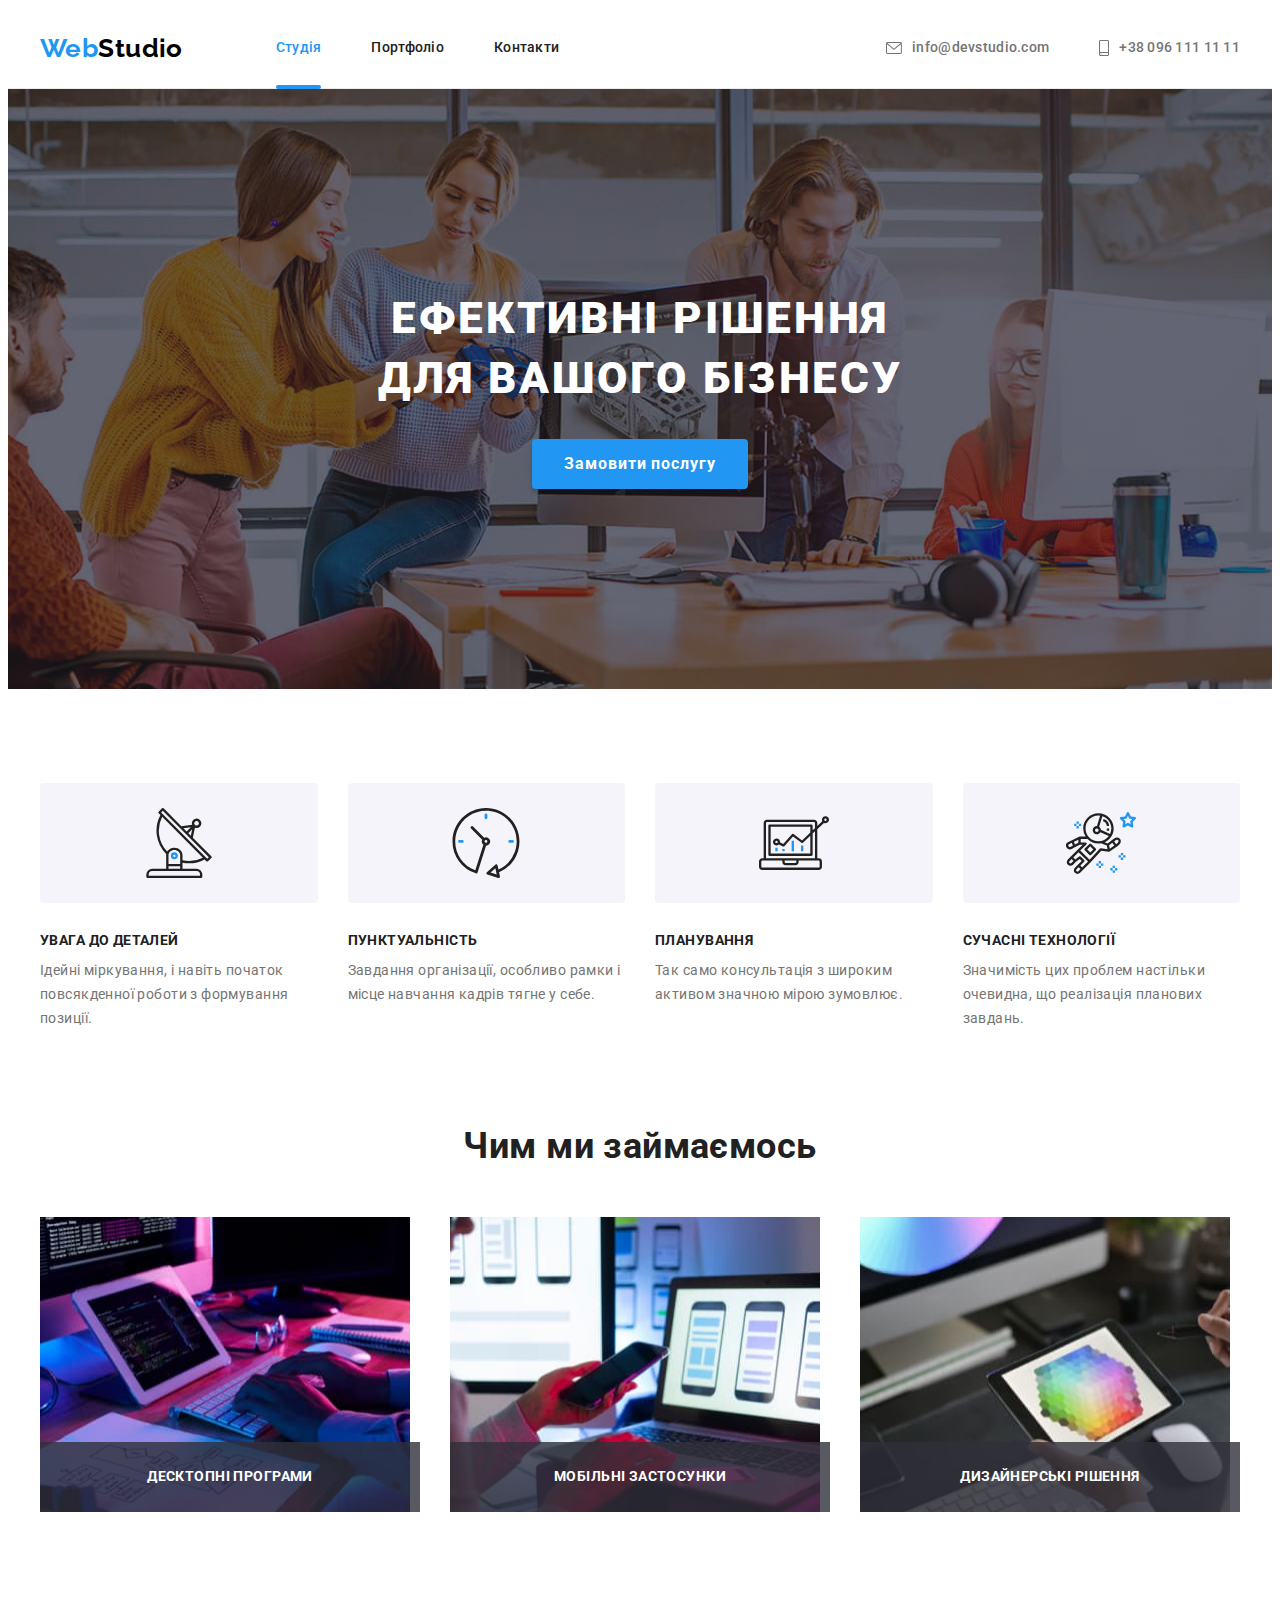
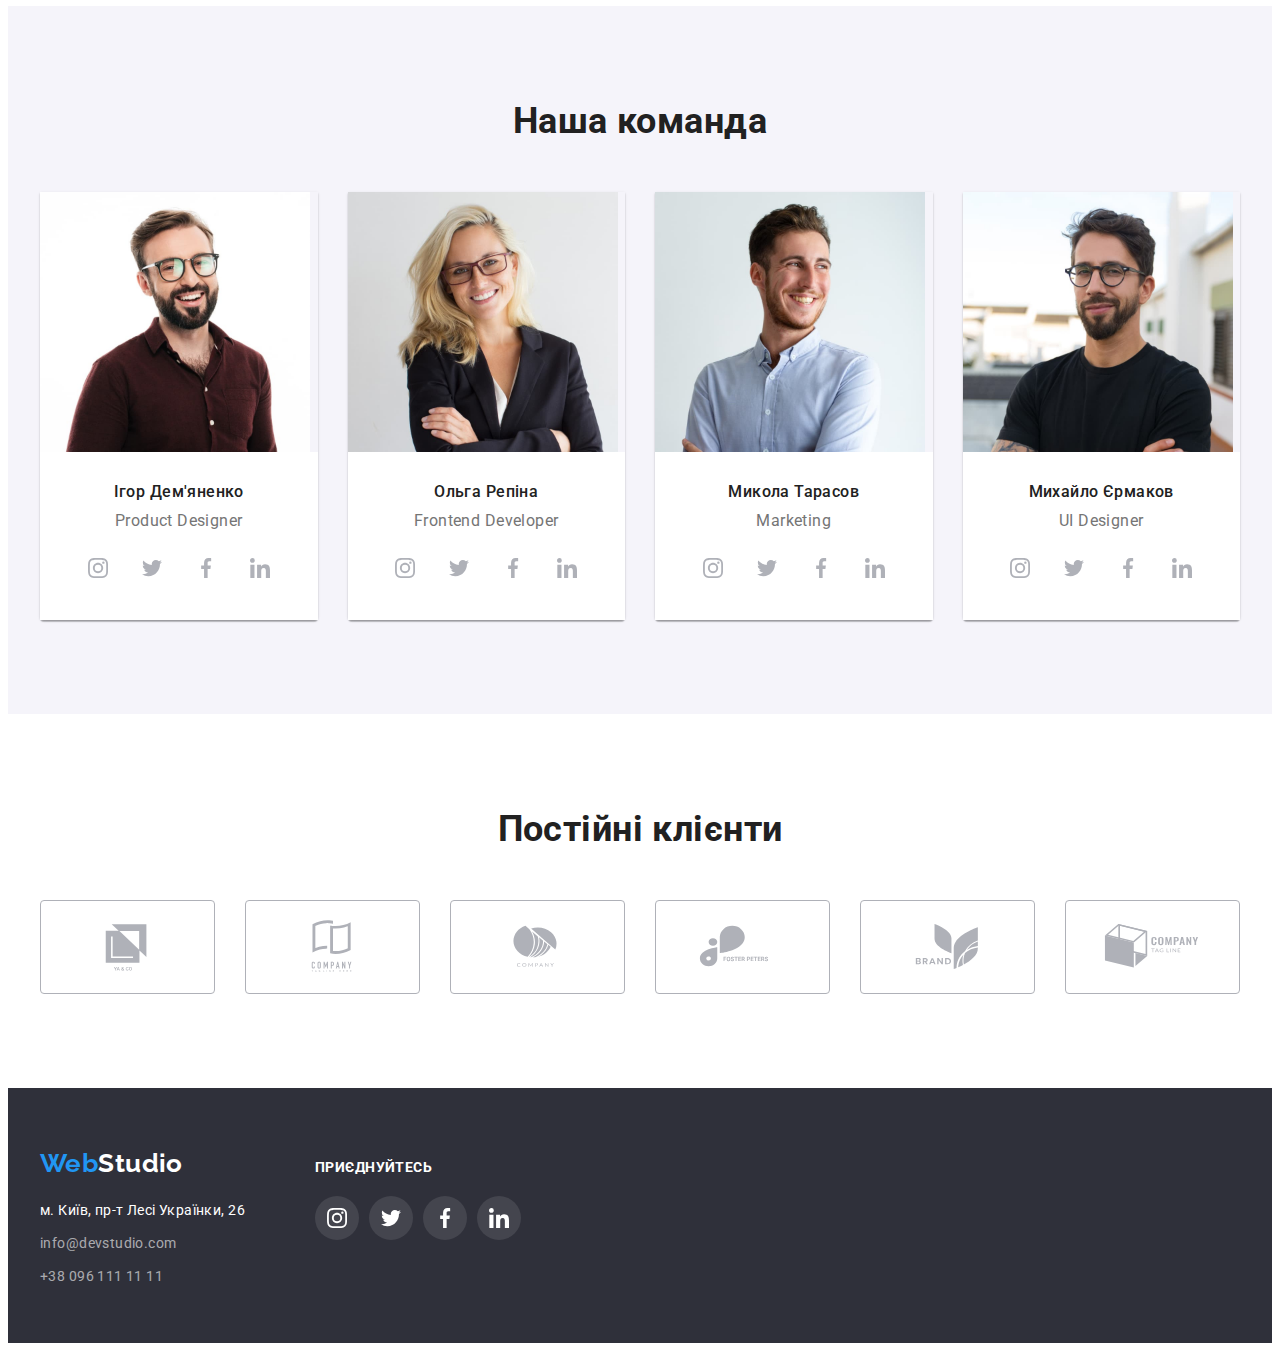
<file: index.html>
<!DOCTYPE html>
<html lang="uk">
  <head>
    <meta charset="UTF-8" />
    <meta http-equiv="X-UA-Compatible" content="IE=edge" />
    <meta name="viewport" content="width=device-width, initial-scale=1.0" />
    <title>WebStudio</title>
    <link rel="preconnect" href="https://fonts.googleapis.com" />
    <link rel="preconnect" href="https://fonts.gstatic.com" crossorigin />
    <link
      href="https://fonts.googleapis.com/css2?family=Raleway:wght@700&family=Roboto:wght@400;500;700;900&display=swap"
      rel="stylesheet"
    />
    <link
      rel="stylesheet"
      href="https://cdnjs.cloudflare.com/ajax/libs/modern-normalize/1.1.0/modern-normalize.min.css"
      integrity="sha512-wpPYUAdjBVSE4KJnH1VR1HeZfpl1ub8YT/NKx4PuQ5NmX2tKuGu6U/JRp5y+Y8XG2tV+wKQpNHVUX03MfMFn9Q=="
      crossorigin="anonymous"
      referrerpolicy="no-referrer"
    />
    <link rel="stylesheet" href="css/styles.css" />
  </head>

  <body data-page>
    <header class="header">
      <div class="header-container container">
        <a class="logo link" href="./index.html"
          >Web<span class="header-logo">Studio</span></a
        >
        <nav>
          <ul class="nav-list list">
            <li class="current-item">
              <a class="current-page header-link link" href="./index.html"
                >Cтудія</a
              >
            </li>
            <li>
              <a class="header-link link" href="./portfolio.html">Портфоліо</a>
            </li>
            <li>
              <a class="header-link link" href="#address">Контакти</a>
            </li>
          </ul>
        </nav>
        <ul class="contact-list list">
          <li>
            <a class="header-link link" href="mailto:info@devstudio.com"
              ><svg class="contact-icon" width="16" height="12">
                <use href="./images/icons.svg#envelope"></use>
              </svg>
              info@devstudio.com</a
            >
          </li>
          <li>
            <a class="header-link link" href="tel:+380961111111"
              ><svg class="contact-icon" width="10" height="16">
                <use href="./images/icons.svg#smartphone"></use>
              </svg>
              +38 096 111 11 11</a
            >
          </li>
        </ul>
      </div>
    </header>
    <main>
      <section class="hero">
        <div class="hero-container container">
          <h1 class="hero-title">Ефективні рішення для вашого бізнесу</h1>
          <button class="hero-btn" type="button" data-modal-open>
            Замовити послугу
          </button>
        </div>
      </section>
      <section class="advantages section">
        <div class="container">
          <h2 class="hiden-title">Наші переваги</h2>
          <ul class="advantages-list flex-list list">
            <li class="flex-item">
              <div class="icon-box">
                <svg class="advantages-icon" width="70" height="70">
                  <use
                    href="./images/icons.svg#antenna"
                    width="70"
                    height="70"
                  ></use>
                </svg>
              </div>
              <h3 class="advantages-subtitle">Увага до деталей</h3>
              <p class="advantages-text">
                Ідейні міркування, і навіть початок повсякденної роботи з
                формування позиції.
              </p>
            </li>
            <li class="flex-item">
              <div class="icon-box">
                <svg class="advantages-icon" width="70" height="70">
                  <use href="./images/icons.svg#clock"></use>
                </svg>
              </div>
              <h3 class="advantages-subtitle">Пунктуальність</h3>
              <p class="advantages-text">
                Завдання організації, особливо рамки і місце навчання кадрів
                тягне у себе.
              </p>
            </li>
            <li class="flex-item">
              <div class="icon-box">
                <svg class="advantages-icon" width="70" height="70">
                  <use
                    href="./images/icons.svg#diagram"
                    width="70"
                    height="70"
                  ></use>
                </svg>
              </div>
              <h3 class="advantages-subtitle">Планування</h3>
              <p class="advantages-text">
                Так само консультація з широким активом значною мірою зумовлює.
              </p>
            </li>
            <li class="flex-item">
              <div class="icon-box">
                <svg class="advantages-icon" width="70" height="70">
                  <use
                    href="./images/icons.svg#astronaut"
                    width="70"
                    height="70"
                  ></use>
                </svg>
              </div>
              <h3 class="advantages-subtitle">Сучасні технології</h3>
              <p class="advantages-text">
                Значимість цих проблем настільки очевидна, що реалізація
                планових завдань.
              </p>
            </li>
          </ul>
        </div>
      </section>
      <section class="our-work section">
        <div class="container">
          <h2 class="work-title title">Чим ми займаємось</h2>
          <ul class="work-list flex-list list">
            <li class="flex-item work-item">
              <img
                src="./images/img1.jpg"
                alt="Написання коду сайту"
                width="370"
                height="295"
              />
              <p class="work-txt">Десктопні програми</p>
            </li>
            <li class="flex-item work-item">
              <img
                src="./images/img2.jpg"
                alt="Розробка зовнішнього вигляду сайту"
                width="370"
                height="295"
              />
              <p class="work-txt">Мобільні застосунки</p>
            </li>
            <li class="flex-item work-item">
              <img
                src="./images/img3.jpg"
                alt="Підбір кольоровой палітри сайту"
                width="370"
                height="295"
              />
              <p class="work-txt">Дизайнерські рішення</p>
            </li>
          </ul>
        </div>
      </section>
      <section class="our-team section">
        <div class="container">
          <h2 class="team-title title">Наша команда</h2>
          <ul class="flex-list list">
            <li class="card-item flex-item">
              <img
                src="./images/ihor.jpg"
                alt="Ігор Дем'яненко"
                width="270"
                height="260"
              />
              <div class="team-wrapper">
                <h3 class="team-subtitle">Ігор Дем'яненко</h3>
                <p class="team-text" lang="en">Product Designer</p>
                <ul class="social-list list">
                  <li class="social-item">
                    <a class="social-link link" href="" aria-label="Instagram">
                      <svg class="social-icon" width="20" height="20">
                        <use href="./images/icons.svg#instagram"></use>
                      </svg>
                    </a>
                  </li>
                  <li class="social-item">
                    <a class="social-link link" href="" aria-label="Twitter">
                      <svg class="social-icon" width="20" height="20">
                        <use href="./images/icons.svg#twitter"></use>
                      </svg>
                    </a>
                  </li>
                  <li class="social-item">
                    <a class="social-link link" href="" aria-label="Facebook">
                      <svg class="social-icon" width="20" height="20">
                        <use href="./images/icons.svg#facebook"></use>
                      </svg>
                    </a>
                  </li>
                  <li class="social-item">
                    <a class="social-link link" href="" aria-label="Linkedin">
                      <svg class="social-icon" width="20" height="20">
                        <use href="./images/icons.svg#linkedin"></use>
                      </svg>
                    </a>
                  </li>
                </ul>
              </div>
            </li>
            <li class="card-item flex-item">
              <img
                src="./images/olha.jpg"
                alt="Ольга Репіна"
                width="270"
                height="260"
              />
              <div class="team-wrapper">
                <h3 class="team-subtitle">Ольга Репіна</h3>
                <p class="team-text" lang="en">Frontend Developer</p>
                <ul class="social-list list">
                  <li class="social-item">
                    <a class="social-link link" href="" aria-label="Instagram">
                      <svg class="social-icon" width="20" height="20">
                        <use href="./images/icons.svg#instagram"></use>
                      </svg>
                    </a>
                  </li>
                  <li class="social-item">
                    <a class="social-link link" href="" aria-label="Twitter">
                      <svg class="social-icon" width="20" height="20">
                        <use href="./images/icons.svg#twitter"></use>
                      </svg>
                    </a>
                  </li>
                  <li class="social-item">
                    <a class="social-link link" href="" aria-label="Facebook">
                      <svg class="social-icon" width="20" height="20">
                        <use href="./images/icons.svg#facebook"></use>
                      </svg>
                    </a>
                  </li>
                  <li class="social-item">
                    <a class="social-link link" href="" aria-label="Linkedin">
                      <svg class="social-icon" width="20" height="20">
                        <use href="./images/icons.svg#linkedin"></use>
                      </svg>
                    </a>
                  </li>
                </ul>
              </div>
            </li>
            <li class="card-item flex-item">
              <img
                src="./images/mykola.jpg"
                alt="Микола Тарасов"
                width="270"
                height="260"
              />
              <div class="team-wrapper">
                <h3 class="team-subtitle">Микола Тарасов</h3>
                <p class="team-text" lang="en">Marketing</p>
                <ul class="social-list list">
                  <li class="social-item">
                    <a class="social-link link" href="" aria-label="Instagram">
                      <svg class="social-icon" width="20" height="20">
                        <use href="./images/icons.svg#instagram"></use>
                      </svg>
                    </a>
                  </li>
                  <li class="social-item">
                    <a class="social-link link" href="" aria-label="Twitter">
                      <svg class="social-icon" width="20" height="20">
                        <use href="./images/icons.svg#twitter"></use>
                      </svg>
                    </a>
                  </li>
                  <li class="social-item">
                    <a class="social-link link" href="" aria-label="Facebook">
                      <svg class="social-icon" width="20" height="20">
                        <use href="./images/icons.svg#facebook"></use>
                      </svg>
                    </a>
                  </li>
                  <li class="social-item">
                    <a class="social-link link" href="" aria-label="Linkedin">
                      <svg class="social-icon" width="20" height="20">
                        <use href="./images/icons.svg#linkedin"></use>
                      </svg>
                    </a>
                  </li>
                </ul>
              </div>
            </li>
            <li class="card-item flex-item">
              <img
                src="./images/mykhailo.jpg"
                alt="Михайло Єрмаков"
                width="270"
                height="260"
              />
              <div class="team-wrapper">
                <h3 class="team-subtitle">Михайло Єрмаков</h3>
                <p class="team-text" lang="en">UI Designer</p>
                <ul class="social-list list">
                  <li class="social-item">
                    <a class="social-link link" href="" aria-label="Instagram">
                      <svg class="social-icon" width="20" height="20">
                        <use href="./images/icons.svg#instagram"></use>
                      </svg>
                    </a>
                  </li>
                  <li class="social-item">
                    <a class="social-link link" href="" aria-label="Twitter">
                      <svg class="social-icon" width="20" height="20">
                        <use href="./images/icons.svg#twitter"></use>
                      </svg>
                    </a>
                  </li>
                  <li class="social-item">
                    <a class="social-link link" href="" aria-label="Facebook">
                      <svg class="social-icon" width="20" height="20">
                        <use href="./images/icons.svg#facebook"></use>
                      </svg>
                    </a>
                  </li>
                  <li class="social-item">
                    <a class="social-link link" href="" aria-label="Linkedin">
                      <svg class="social-icon" width="20" height="20">
                        <use href="./images/icons.svg#linkedin"></use>
                      </svg>
                    </a>
                  </li>
                </ul>
              </div>
            </li>
          </ul>
        </div>
      </section>
      <section class="clients section">
        <div class="container">
          <h2 class="title">Постійні клієнти</h2>
          <ul class="flex-list list">
            <li class="flex-item">
              <a href="" class="clients-link link" aria-label="YA & CO">
                <svg class="clients-icon" width="106" height="60">
                  <use href="./images/icons.svg#logo"></use>
                </svg>
              </a>
            </li>
            <li class="flex-item">
              <a
                href=""
                class="clients-link link"
                aria-label="Company Tagline Here"
              >
                <svg class="clients-icon" width="106" height="60">
                  <use href="./images/icons.svg#logo-1"></use>
                </svg>
              </a>
            </li>
            <li class="flex-item">
              <a href="" class="clients-link link" aria-label="Company">
                <svg class="clients-icon" width="106" height="60">
                  <use href="./images/icons.svg#logo-2"></use>
                </svg>
              </a>
            </li>
            <li class="flex-item">
              <a href="" class="clients-link link" aria-label="FOSTER PETERS">
                <svg class="clients-icon" width="106" height="60">
                  <use href="./images/icons.svg#logo-3"></use>
                </svg>
              </a>
            </li>
            <li class="flex-item">
              <a href="" class="clients-link link" aria-label="Brand">
                <svg class="clients-icon" width="106" height="60">
                  <use href="./images/icons.svg#logo-4"></use>
                </svg>
              </a>
            </li>
            <li class="flex-item">
              <a
                href=""
                class="clients-link link"
                aria-label="Company Tag Line"
              >
                <svg class="clients-icon" width="106" height="60">
                  <use href="./images/icons.svg#logo-5"></use>
                </svg>
              </a>
            </li>
          </ul>
        </div>
      </section>
    </main>
    <footer class="footer">
      <div class="container">
        <div class="footer-group">
          <div>
            <a class="logo link" href="./index.html"
              >Web<span class="footer-logo">Studio</span></a
            >
            <address class="address" id="address">
              <ul class="list">
                <li class="footer-item">
                  <a
                    class="address-street link"
                    href="https://goo.gl/maps/yVWfpNULPEzSVUcbA"
                    >м. Київ, пр-т Лесі Українки, 26</a
                  >
                </li>
                <li class="footer-item">
                  <a
                    class="address-contacts link"
                    href="mailto:info@devstudio.com"
                    >info@devstudio.com</a
                  >
                </li>
                <li class="footer-item">
                  <a class="address-contacts link" href="tel:+380961111111"
                    >+38 096 111 11 11</a
                  >
                </li>
              </ul>
            </address>
          </div>
          <div class="footer-social">
            <p class="social-title">Приєднуйтесь</p>
            <ul class="social-list list">
              <li class="social-item">
                <a class="social-link link" href="" aria-label="Instagram">
                  <svg class="social-icon" width="20" height="20">
                    <use href="./images/icons.svg#instagram"></use>
                  </svg>
                </a>
              </li>
              <li class="social-item">
                <a class="social-link link" href="" aria-label="Twitter">
                  <svg class="social-icon" width="20" height="20">
                    <use href="./images/icons.svg#twitter"></use>
                  </svg>
                </a>
              </li>
              <li class="social-item">
                <a class="social-link link" href="" aria-label="Facebook">
                  <svg class="social-icon" width="20" height="20">
                    <use href="./images/icons.svg#facebook"></use>
                  </svg>
                </a>
              </li>
              <li class="social-item">
                <a class="social-link link" href="" aria-label="Linkedin">
                  <svg class="social-icon" width="20" height="20">
                    <use href="./images/icons.svg#linkedin"></use>
                  </svg>
                </a>
              </li>
            </ul>
          </div>
        </div>
      </div>
    </footer>

    <div class="backdrop is-hidden" data-modal>
      <div class="modal">
        <button class="modal-btn" data-modal-close>
          <svg class="modal-btn-icon" width="18" height="18">
            <use href="./images/icons.svg#icon-close"></use>
          </svg>
        </button>
      </div>
    </div>

    <!-- <script src="./js/header-scroll.js"></script> -->
    <script src="./js/modal.js"></script>
  </body>
</html>
</file>
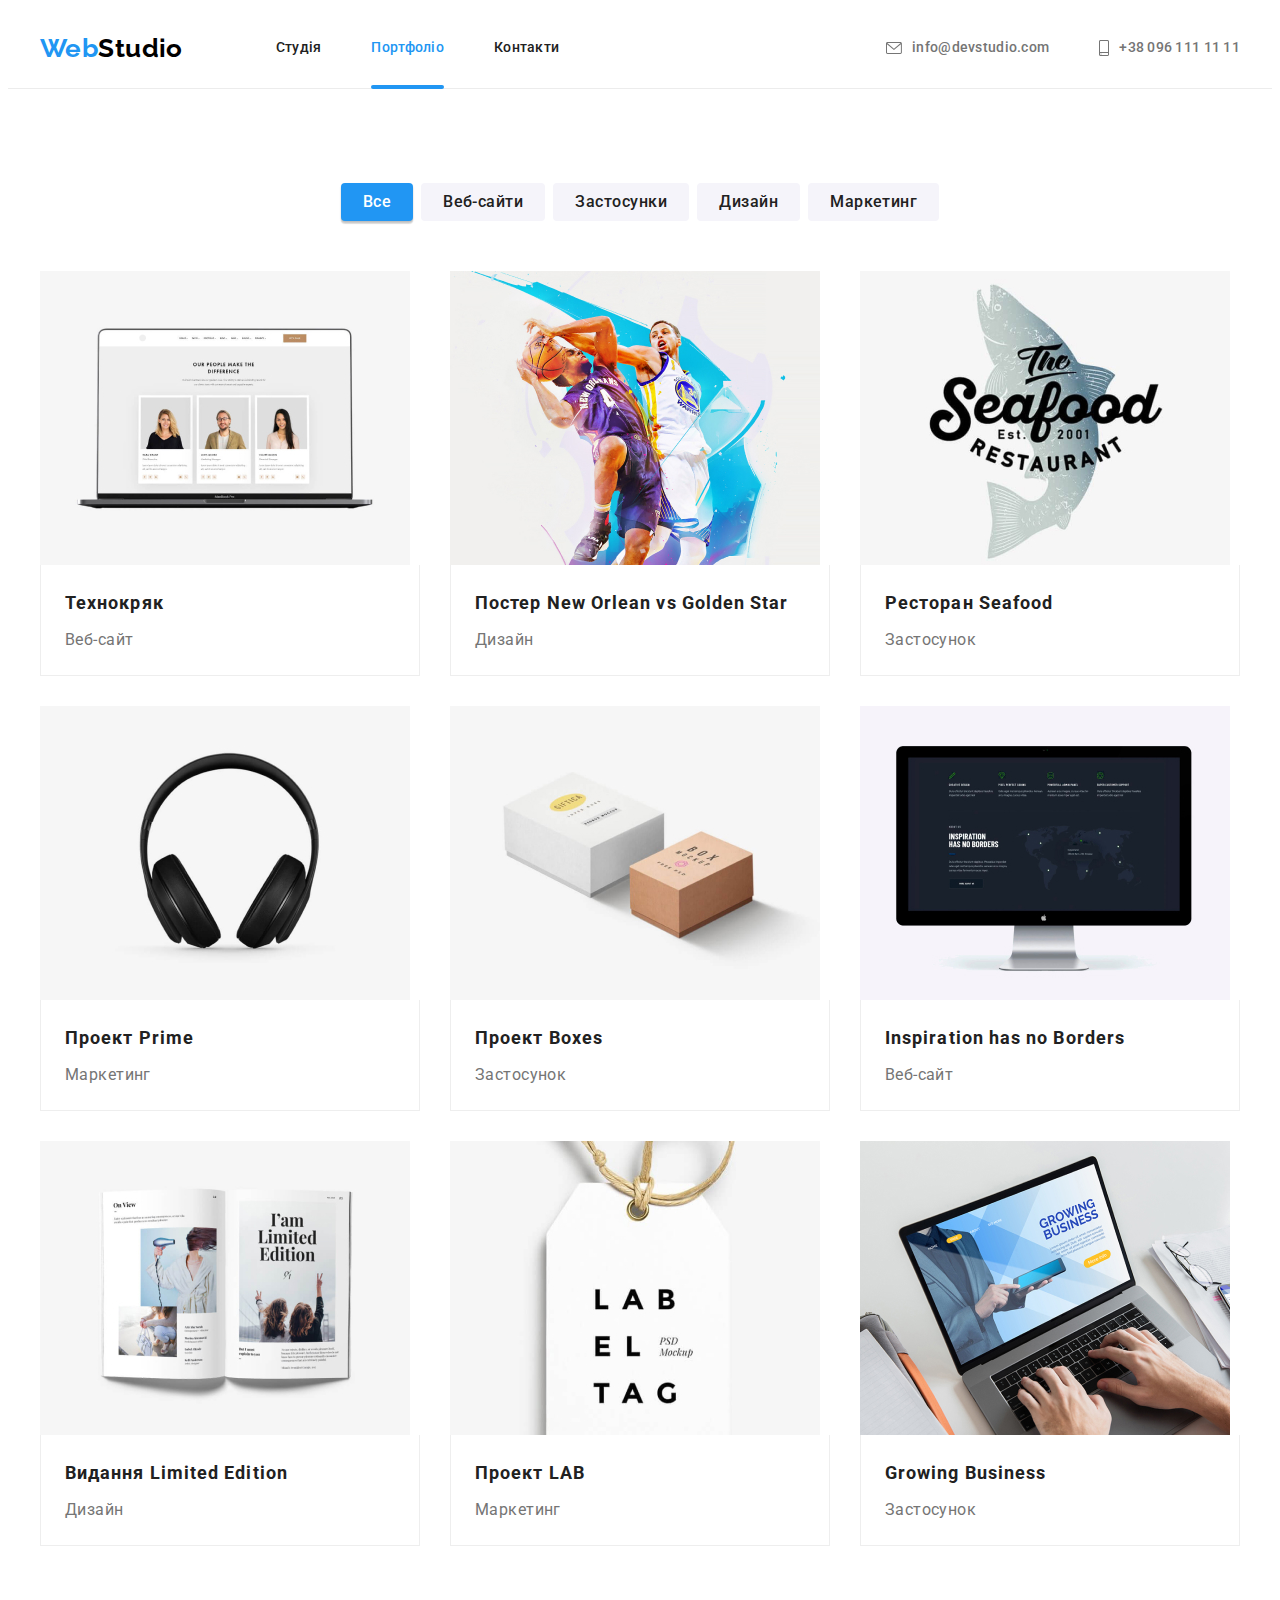
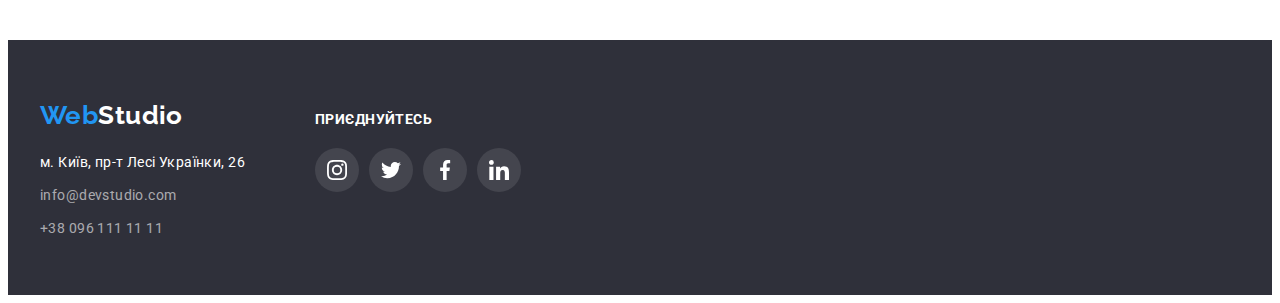
<file: portfolio.html>
<!DOCTYPE html>
<html lang="uk">
  <head>
    <meta charset="UTF-8" />
    <meta http-equiv="X-UA-Compatible" content="IE=edge" />
    <meta name="viewport" content="width=device-width, initial-scale=1.0" />
    <title>Portfolio - WebStudio</title>
    <link rel="preconnect" href="https://fonts.googleapis.com" />
    <link rel="preconnect" href="https://fonts.gstatic.com" crossorigin />
    <link
      href="https://fonts.googleapis.com/css2?family=Raleway:wght@700&family=Roboto:wght@400;500;700;900&display=swap"
      rel="stylesheet"
    />
    <link
      rel="stylesheet"
      href="https://cdnjs.cloudflare.com/ajax/libs/modern-normalize/1.1.0/modern-normalize.min.css"
      integrity="sha512-wpPYUAdjBVSE4KJnH1VR1HeZfpl1ub8YT/NKx4PuQ5NmX2tKuGu6U/JRp5y+Y8XG2tV+wKQpNHVUX03MfMFn9Q=="
      crossorigin="anonymous"
      referrerpolicy="no-referrer"
    />
    <link rel="stylesheet" href="css/styles.css" />
  </head>
  <body>
    <header class="header">
      <div class="header-container container">
        <a class="logo link" href="./index.html"
          >Web<span class="header-logo">Studio</span></a
        >
        <nav>
          <ul class="nav-list list">
            <li><a class="header-link link" href="./index.html">Cтудія</a></li>
            <li class="current-item">
              <a class="current-page header-link link" href="./portfolio.html"
                >Портфоліо</a
              >
            </li>
            <li><a class="header-link link" href="#address">Контакти</a></li>
          </ul>
        </nav>
        <ul class="contact-list list">
          <li>
            <a class="header-link link" href="mailto:info@devstudio.com"
              ><svg class="contact-icon" width="16" height="12">
                <use href="./images/icons.svg#envelope"></use>
              </svg>
              info@devstudio.com
            </a>
          </li>
          <li>
            <a class="header-link link" href="tel:+380961111111"
              ><svg class="contact-icon" width="10" height="16">
                <use href="./images/icons.svg#smartphone"></use>
              </svg>
              +38 096 111 11 11
            </a>
          </li>
        </ul>
      </div>
    </header>
    <main>
      <section class="section">
        <div class="container">
          <h1 class="hiden-title">Портфоліо</h1>
          <ul class="btn-list list">
            <li>
              <button class="filter-btn current-btn" type="button">Все</button>
            </li>
            <li><button class="filter-btn" type="button">Веб-сайти</button></li>
            <li>
              <button class="filter-btn" type="button">Застосунки</button>
            </li>
            <li><button class="filter-btn" type="button">Дизайн</button></li>
            <li><button class="filter-btn" type="button">Маркетинг</button></li>
          </ul>
          <ul class="portfolio-list flex-list list">
            <li class="flex-item">
              <a class="portfolio-card link" href="">
                <div class="card-contain">
                  <img
                    src="images/portfolio-img/img-11.jpg"
                    alt="Сайт Технокряк"
                    width="370"
                    height="294"
                  />
                  <p class="card-text">
                    Ресурс пропонує комплексні пропозиції з різним рівнем
                    функціоналу та сервісів. Все це дозволить відвідувачу
                    отримати вичерпні відомості про компанію чи приватну особу.
                  </p>
                </div>
                <div class="portfolio-wrapper">
                  <h2 class="portfolio-subtitle">Технокряк</h2>
                  <p class="portfolio-text">Веб-сайт</p>
                </div>
              </a>
            </li>
            <li class="flex-item">
              <a class="portfolio-card link" href="">
                <div class="card-contain">
                  <img
                    src="images/portfolio-img/img-12.jpg"
                    alt="Постер New Orlean vs Golden Star"
                    width="370"
                    height="294"
                  />
                  <p class="card-text">
                    Ресурс пропонує комплексні пропозиції з різним рівнем
                    функціоналу та сервісів. Все це дозволить відвідувачу
                    отримати вичерпні відомості про компанію чи приватну особу.
                  </p>
                </div>
                <div class="portfolio-wrapper">
                  <h2 class="portfolio-subtitle">
                    Постер New Orlean vs Golden Star
                  </h2>
                  <p class="portfolio-text">Дизайн</p>
                </div>
              </a>
            </li>
            <li class="flex-item">
              <a class="portfolio-card link" href="">
                <div class="card-contain">
                  <img
                    src="images/portfolio-img/img-13.jpg"
                    alt="Ресторан Seafood"
                    width="370"
                    height="294"
                  />
                  <p class="card-text">
                    Ресурс пропонує комплексні пропозиції з різним рівнем
                    функціоналу та сервісів. Все це дозволить відвідувачу
                    отримати вичерпні відомості про компанію чи приватну особу.
                  </p>
                </div>
                <div class="portfolio-wrapper">
                  <h2 class="portfolio-subtitle">Ресторан Seafood</h2>
                  <p class="portfolio-text">Застосунок</p>
                </div>
              </a>
            </li>
            <li class="flex-item">
              <a class="portfolio-card link" href="">
                <div class="card-contain">
                  <img
                    src="images/portfolio-img/img-14.jpg"
                    alt="Навушники"
                    width="370"
                    height="294"
                  />
                  <p class="card-text">
                    Ресурс пропонує комплексні пропозиції з різним рівнем
                    функціоналу та сервісів. Все це дозволить відвідувачу
                    отримати вичерпні відомості про компанію чи приватну особу.
                  </p>
                </div>
                <div class="portfolio-wrapper">
                  <h2 class="portfolio-subtitle">Проект Prime</h2>
                  <p class="portfolio-text">Маркетинг</p>
                </div>
              </a>
            </li>
            <li class="flex-item">
              <a class="portfolio-card link" href="">
                <div class="card-contain">
                  <img
                    src="images/portfolio-img/img-15.jpg"
                    alt="Дві коробки"
                    width="370"
                    height="294"
                  />
                  <p class="card-text">
                    Ресурс пропонує комплексні пропозиції з різним рівнем
                    функціоналу та сервісів. Все це дозволить відвідувачу
                    отримати вичерпні відомості про компанію чи приватну особу.
                  </p>
                </div>
                <div class="portfolio-wrapper">
                  <h2 class="portfolio-subtitle">Проект Boxes</h2>
                  <p class="portfolio-text">Застосунок</p>
                </div>
              </a>
            </li>
            <li class="flex-item">
              <a class="portfolio-card link" href="">
                <div class="card-contain">
                  <img
                    src="images/portfolio-img/img-16.jpg"
                    alt="Сайт Inspiration has no Borders"
                    width="370"
                    height="294"
                  />
                  <p class="card-text">
                    Ресурс пропонує комплексні пропозиції з різним рівнем
                    функціоналу та сервісів. Все це дозволить відвідувачу
                    отримати вичерпні відомості про компанію чи приватну особу.
                  </p>
                </div>
                <div class="portfolio-wrapper">
                  <h2 class="portfolio-subtitle">Inspiration has no Borders</h2>
                  <p class="portfolio-text">Веб-сайт</p>
                </div>
              </a>
            </li>
            <li class="flex-item">
              <a class="portfolio-card link" href="">
                <div class="card-contain">
                  <img
                    src="images/portfolio-img/img-17.jpg"
                    alt="Экземпляр видання Limited Edition"
                    width="370"
                    height="294"
                  />
                  <p class="card-text">
                    Ресурс пропонує комплексні пропозиції з різним рівнем
                    функціоналу та сервісів. Все це дозволить відвідувачу
                    отримати вичерпні відомості про компанію чи приватну особу.
                  </p>
                </div>
                <div class="portfolio-wrapper">
                  <h2 class="portfolio-subtitle">Видання Limited Edition</h2>
                  <p class="portfolio-text">Дизайн</p>
                </div>
              </a>
            </li>
            <li class="flex-item">
              <a class="portfolio-card link" href="">
                <div class="card-contain">
                  <img
                    src="images/portfolio-img/img-18.jpg"
                    alt="Логотип LAB"
                    width="370"
                    height="294"
                  />
                  <p class="card-text">
                    Ресурс пропонує комплексні пропозиції з різним рівнем
                    функціоналу та сервісів. Все це дозволить відвідувачу
                    отримати вичерпні відомості про компанію чи приватну особу.
                  </p>
                </div>
                <div class="portfolio-wrapper">
                  <h2 class="portfolio-subtitle">Проект LAB</h2>
                  <p class="portfolio-text">Маркетинг</p>
                </div>
              </a>
            </li>
            <li class="flex-item">
              <a class="portfolio-card link" href="">
                <div class="card-contain">
                  <img
                    src="images/portfolio-img/img-19.jpg"
                    alt="Сайт Growing Business"
                    width="370"
                    height="294"
                  />
                  <p class="card-text">
                    Ресурс пропонує комплексні пропозиції з різним рівнем
                    функціоналу та сервісів. Все це дозволить відвідувачу
                    отримати вичерпні відомості про компанію чи приватну особу.
                  </p>
                </div>
                <div class="portfolio-wrapper">
                  <h2 class="portfolio-subtitle">Growing Business</h2>
                  <p class="portfolio-text">Застосунок</p>
                </div>
              </a>
            </li>
          </ul>
        </div>
      </section>
    </main>
    <footer class="footer">
      <div class="container">
        <div class="footer-group">
          <div>
            <a class="logo link" href="./index.html"
              >Web<span class="footer-logo">Studio</span></a
            >
            <address class="address" id="address">
              <ul class="list">
                <li class="footer-item">
                  <a
                    class="address-street link"
                    href="https://goo.gl/maps/yVWfpNULPEzSVUcbA"
                    >м. Київ, пр-т Лесі Українки, 26</a
                  >
                </li>
                <li class="footer-item">
                  <a
                    class="address-contacts link"
                    href="mailto:info@devstudio.com"
                    >info@devstudio.com</a
                  >
                </li>
                <li class="footer-item">
                  <a class="address-contacts link" href="tel:+380961111111"
                    >+38 096 111 11 11</a
                  >
                </li>
              </ul>
            </address>
          </div>
          <div class="footer-social">
            <p class="social-title">Приєднуйтесь</p>
            <ul class="social-list list">
              <li class="social-item">
                <a class="social-link link" href="" aria-label="Instagram">
                  <svg class="social-icon" width="20" height="20">
                    <use href="./images/icons.svg#instagram"></use>
                  </svg>
                </a>
              </li>
              <li class="social-item">
                <a class="social-link link" href="" aria-label="Twitter">
                  <svg class="social-icon" width="20" height="20">
                    <use href="./images/icons.svg#twitter"></use>
                  </svg>
                </a>
              </li>
              <li class="social-item">
                <a class="social-link link" href="" aria-label="Facebook">
                  <svg class="social-icon" width="20" height="20">
                    <use href="./images/icons.svg#facebook"></use>
                  </svg>
                </a>
              </li>
              <li class="social-item">
                <a class="social-link link" href="" aria-label="Linkedin">
                  <svg class="social-icon" width="20" height="20">
                    <use href="./images/icons.svg#linkedin"></use>
                  </svg>
                </a>
              </li>
            </ul>
          </div>
        </div>
      </div>
    </footer>
  </body>
</html>
</file>
<file: css/styles.css>
:root {
  scroll-behavior: smooth;

  /* fonts */
  --main-font: 'roboto', sans-serif;
  --secondary-font: 'raleway', sans-serif;

  /* text colors  */
  --main-txt-col: #757575;
  --secondary-txt-col: #212121;
  --accent-txt-col: #2196f3;
  --dark-txt-col: #000;
  --light-txt-col: #fff;
  --footer-txt-col: rgba(255, 255, 255, 0.6);

  /* background-colors  */
  --main-bgc: #2f303a;
  --secondary-bgc: #f5f4fa;
  --hero-bgc: #c4c4c4;
  --accent-btn-bgc: #2196f3;
  --header-border: #ececec;
  --portfolio-border: #eeeeee;
  --hero-btn-focus: #188ce8;
  --social-icon: #afb1b8;

  /* flex */
  --flex-gap: 30px;
  --flex-quantity: 3;

  /* others */
  --main-transition: 250ms cubic-bezier(0.4, 0, 0.2, 1);
}

body {
  font-family: var(--main-font);
  font-size: 14px;
  line-height: 1.71;
  letter-spacing: 0.03em;
  color: var(--main-txt-col);
}

body.no-scroll {
  overflow: hidden;
}
/* reset styles  */

.link {
  color: currentColor;
  text-decoration: none;
}

.list {
  list-style: none;
}

ul,
ol {
  margin: 0;
  padding: 0;
}

h1,
h2,
h3,
h4,
h5,
h6,
p {
  margin: 0;
}

img {
  display: block;
}
/* general styles  */

/* .current-page {
  color: var(--accent-txt-col);
} */

/* .filter-btn.current-btn {
  color: var(--light-txt-col);
  background-color: var(--accent-btn-bgc);
} */

.hiden-title {
  position: absolute;
  white-space: nowrap;
  width: 1px;
  height: 1px;
  overflow: hidden;
  border: 0;
  padding: 0;
  clip: rect(0 0 0 0);
  clip-path: inset(50%);
  margin: -1px;
}

.container {
  width: 1200px;
  padding-left: 15px;
  padding-right: 15px;
  margin-left: auto;
  margin-right: auto;
}

.section {
  padding-top: 94px;
  padding-bottom: 94px;
}

.flex-list {
  display: flex;
  gap: var(--flex-gap);
  flex-wrap: wrap;
}

.flex-item {
  flex-basis: calc(
    (100% - (var(--flex-quantity) - 1) * var(--flex-gap)) / var(--flex-quantity)
  );
}
/* header  */

.header {
  border-bottom: 1px solid var(--header-border);
}
.header-container {
  display: flex;
  align-items: center;
}

.logo {
  font-family: var(--secondary-font);
  font-weight: 700;
  font-size: 26px;
  line-height: 1.19;
  color: var(--accent-txt-col);
}

.header .logo {
  margin-right: 93px;
}

.header-logo {
  color: var(--dark-txt-col);
}

.nav-list {
  display: flex;
  color: var(--secondary-txt-col);
  gap: 50px;
}

.current-item {
  position: relative;
}

.current-page::after {
  position: absolute;
  bottom: -1px;
  display: block;
  content: '';
  width: 100%;
  height: 4px;
  background-color: var(--accent-btn-bgc);
  border-radius: 2px;
}

.contact-list {
  display: flex;
  margin-left: auto;
  gap: 50px;
}

.contact-list .header-link {
  display: flex;
  align-items: center;
}

.contact-icon {
  margin-right: 10px;
  fill: currentColor;
}

.header-link {
  display: block;
  font-weight: 500;
  line-height: 1.14;
  letter-spacing: 0.02em;
  padding-top: 32px;
  padding-bottom: 32px;
  transition: color var(--main-transition);
}

.header-link:hover,
.header-link:focus,
.current-page {
  color: var(--accent-txt-col);
}

/* hero  */

.hero {
  max-width: 1600px;
  padding-top: 200px;
  padding-bottom: 200px;
  margin-right: auto;
  margin-left: auto;
  background-color: var(--hero-bgc);
  background-image: linear-gradient(
      to right,
      rgba(47, 48, 58, 0.4) 50%,
      rgba(47, 48, 58, 0.4) 50%
    ),
    url(../images/hero-bg.jpg);
  background-size: auto, cover;
  background-position: center, center;
}

/* .hero-container {
  padding-left: 252px;
  padding-right: 252px;
} */

.hero-title {
  font-weight: 900;
  font-size: 44px;
  line-height: 1.36;
  text-align: center;
  letter-spacing: 0.06em;
  text-transform: uppercase;
  color: var(--light-txt-col);
  margin-bottom: 30px;

  margin-left: auto;
  margin-right: auto;
  max-width: 600px;
}

.hero-btn {
  font-family: inherit;
  font-weight: 700;
  font-size: 16px;
  line-height: 1.88;
  display: flex;
  align-items: center;
  justify-content: center;
  text-align: center;
  letter-spacing: 0.06em;
  color: var(--light-txt-col);
  background-color: var(--accent-btn-bgc);
  cursor: pointer;
  margin-left: auto;
  margin-right: auto;
  border: none;
  box-shadow: 0px 4px 4px rgba(0, 0, 0, 0.15);
  border-radius: 4px;
  padding: 10px 32px;
  transition: background-color var(--main-transition);
}

.hero-btn:hover,
.hero-btn:focus {
  background-color: var(--hero-btn-focus);
}
/* our advantages */
.advantages {
  --flex-quantity: 4;
}

.advantages .icon-box {
  display: flex;
  align-items: center;
  justify-content: center;
  height: 120px;
  margin-bottom: 30px;
  background-color: var(--secondary-bgc);
  border-radius: 4px;
}

.advantages-subtitle {
  font-weight: 700;
  font-size: inherit;
  line-height: 1.14;
  text-transform: uppercase;
  color: var(--secondary-txt-col);
  margin-bottom: 10px;
}

/* our work  */
.our-work {
  padding-top: 0;
}

.work-item {
  position: relative;
}

.work-txt {
  position: absolute;
  bottom: 0;
  padding-top: 27px;
  padding-bottom: 27px;
  width: 100%;
  font-weight: 700;
  line-height: 1.14;
  text-align: center;
  text-transform: uppercase;
  color: var(--light-txt-col);
  background-color: rgba(47, 48, 58, 0.8);
}

.title {
  font-weight: 700;
  font-size: 36px;
  line-height: 1.17;
  text-align: center;
  color: var(--secondary-txt-col);
  margin-bottom: 50px;
}

/* our team  */
.our-team {
  background-color: var(--secondary-bgc);
  max-width: 1600px;
  --flex-quantity: 4;
  margin-left: auto;
  margin-right: auto;
}

.card-item {
  box-shadow: 0px 1px 3px rgba(0, 0, 0, 0.12), 0px 1px 1px rgba(0, 0, 0, 0.14),
    0px 2px 1px rgba(0, 0, 0, 0.2);
  border-radius: 0px 0px 4px 4px;
}

.team-wrapper {
  padding-top: 30px;
  padding-bottom: 30px;
  background-color: var(--light-txt-col);
}

.team-subtitle,
.team-text {
  font-size: 16px;
  line-height: 1.19;
  text-align: center;
}

.team-subtitle {
  font-weight: 500;
  color: var(--secondary-txt-col);
  margin-bottom: 10px;
}

.team-text {
  margin-bottom: 16px;
}

.social-list {
  display: flex;
  gap: 10px;
  justify-content: center;
}

/* .team-item{

} */

.social-link {
  display: flex;
  align-items: center;
  justify-content: center;
  width: 44px;
  height: 44px;
  color: var(--social-icon);
  border-radius: 50%;
  transition: color var(--main-transition),
    background-color var(--main-transition);
}

.social-link:hover,
.social-link:focus {
  color: var(--light-txt-col);
  background-color: var(--accent-btn-bgc);
}

.social-icon {
  fill: currentColor;
}

.clients {
  --flex-quantity: 6;
}

.clients-link {
  display: flex;
  align-items: center;
  justify-content: center;
  height: 92px;
  color: var(--social-icon);
  border-width: 1px;
  border-style: solid;
  border-color: currentcolor;
  border-image: initial;
  border-radius: 4px;
  transition: color var(--main-transition);
}

.clients-link:hover,
.clients-link:focus {
  color: var(--accent-btn-bgc);
}

.clients-icon {
  fill: currentColor;
}

/* portfolio  */

.btn-list {
  display: flex;
  gap: 8px;
  justify-content: center;
  margin-bottom: 50px;
}

.filter-btn {
  font-family: inherit;
  font-weight: 500;
  font-size: 16px;
  line-height: 1.62;
  letter-spacing: 0.03em;
  color: var(--secondary-txt-col);
  background-color: var(--secondary-bgc);
  cursor: pointer;
  border: none;
  border-radius: 4px;
  padding: 6px 22px;
  transition: color var(--main-transition),
    background-color var(--main-transition), box-shadow var(--main-transition);
}

.filter-btn:hover,
.filter-btn:focus,
.current-btn {
  color: var(--light-txt-col);
  background-color: var(--accent-btn-bgc);
  box-shadow: 0px 3px 1px rgba(0, 0, 0, 0.1), 0px 1px 2px rgba(0, 0, 0, 0.08),
    0px 2px 2px rgba(0, 0, 0, 0.12);
}

.portfolio-card {
  display: block;

  transition: box-shadow var(--main-transition);
}

.portfolio-card:hover,
.portfolio-card:focus {
  box-shadow: 0px 1px 1px rgba(0, 0, 0, 0.12), 0px 4px 4px rgba(0, 0, 0, 0.06),
    1px 4px 6px rgba(0, 0, 0, 0.16);
}

.card-contain {
  position: relative;
  overflow: hidden;
}

.card-text {
  display: flex;
  align-items: center;

  position: absolute;
  bottom: 0;
  width: 100%;
  height: 100%;

  font-size: 18px;
  line-height: 1.56;
  color: var(--light-txt-col);

  padding-left: 24px;
  padding-right: 24px;

  background-color: rgba(33, 150, 243, 0.9);
  transform: translateY(100%);

  transition: transform var(--main-transition);
}

.portfolio-card:hover .card-text,
.portfolio-card:focus .card-text {
  transform: translateY(0);
}

.portfolio-wrapper {
  padding: 20px 24px;
  border: 1px solid var(--portfolio-border);
  border-top: none;
}
.portfolio-subtitle {
  font-weight: 700;
  font-size: 18px;
  line-height: 2;
  letter-spacing: 0.06em;
  color: var(--secondary-txt-col);
  margin-bottom: 4px;
}

.portfolio-text {
  font-size: 16px;
  line-height: 1.88;
}

/* footer */
.footer {
  padding-top: 60px;
  padding-bottom: 54px;
  background-color: var(--main-bgc);
  max-width: 1600px;
  margin-left: auto;
  margin-right: auto;
}

.footer-logo {
  color: var(--light-txt-col);
}

.footer .logo {
  display: inline-block;
  margin-bottom: 20px;
}

.footer-group {
  display: flex;
  gap: 70px;
  align-items: baseline;
}
.address {
  font-style: inherit;
}

.footer-item:not(:last-child) {
  margin-bottom: 9px;
}

.address-street {
  color: var(--light-txt-col);
  transition: color var(--main-transition);
}

.address-street:hover,
.address-street:focus {
  color: var(--footer-txt-col);
}

.address-contacts {
  color: var(--footer-txt-col);

  transition: color var(--main-transition);
}

.address-contacts:hover,
.address-contacts:focus {
  color: var(--light-txt-col);
}

.social-title {
  font-weight: 700;
  line-height: 1.14;
  text-transform: uppercase;
  color: var(--light-txt-col);
  margin-bottom: 20px;
}

.footer .social-link {
  color: var(--light-txt-col);
  background-color: rgba(255, 255, 255, 0.1);
}

.footer .social-link:hover,
.footer .social-link:focus {
  background-color: var(--accent-btn-bgc);
}

.backdrop {
  position: fixed;
  top: 0;
  left: 0;
  z-index: 10;

  width: 100vw;
  height: 100vh;

  background-color: rgba(0, 0, 0, 0.2);

  transition: opacity var(--main-transition), visibility var(--main-transition);
}

.backdrop.is-hidden {
  opacity: 0;
  visibility: hidden;
  pointer-events: none;
}

.modal {
  position: absolute;
  top: 50%;
  left: 50%;
  transform: translate(-50%, -50%) scale(1);

  width: 528px;
  height: 581px;
  background-color: var(--light-txt-col);
  border-radius: 4px;

  transition: transform var(--main-transition);
}

.backdrop.is-hidden .modal {
  transform: translate(-50%, -50%) scale(-1.2);
}

.modal-btn {
  position: absolute;
  top: 8px;
  right: 8px;

  display: flex;
  align-items: center;
  justify-content: center;
  width: 30px;
  height: 30px;
  padding: 0;

  border-radius: 50%;
  border: 1px solid rgba(0, 0, 0, 0.1);
  box-shadow: 0px 1px 3px rgba(0, 0, 0, 0.12);

  background-color: transparent;
  cursor: pointer;
  transition: box-shadow var(--main-transition);
}

.modal-btn:hover,
.modal-btn:focus {
  box-shadow: 0px 1px 3px rgba(0, 0, 0, 0.12), 0px 1px 1px rgba(0, 0, 0, 0.14),
    0px 2px 1px rgba(0, 0, 0, 0.2);
}
</file>
